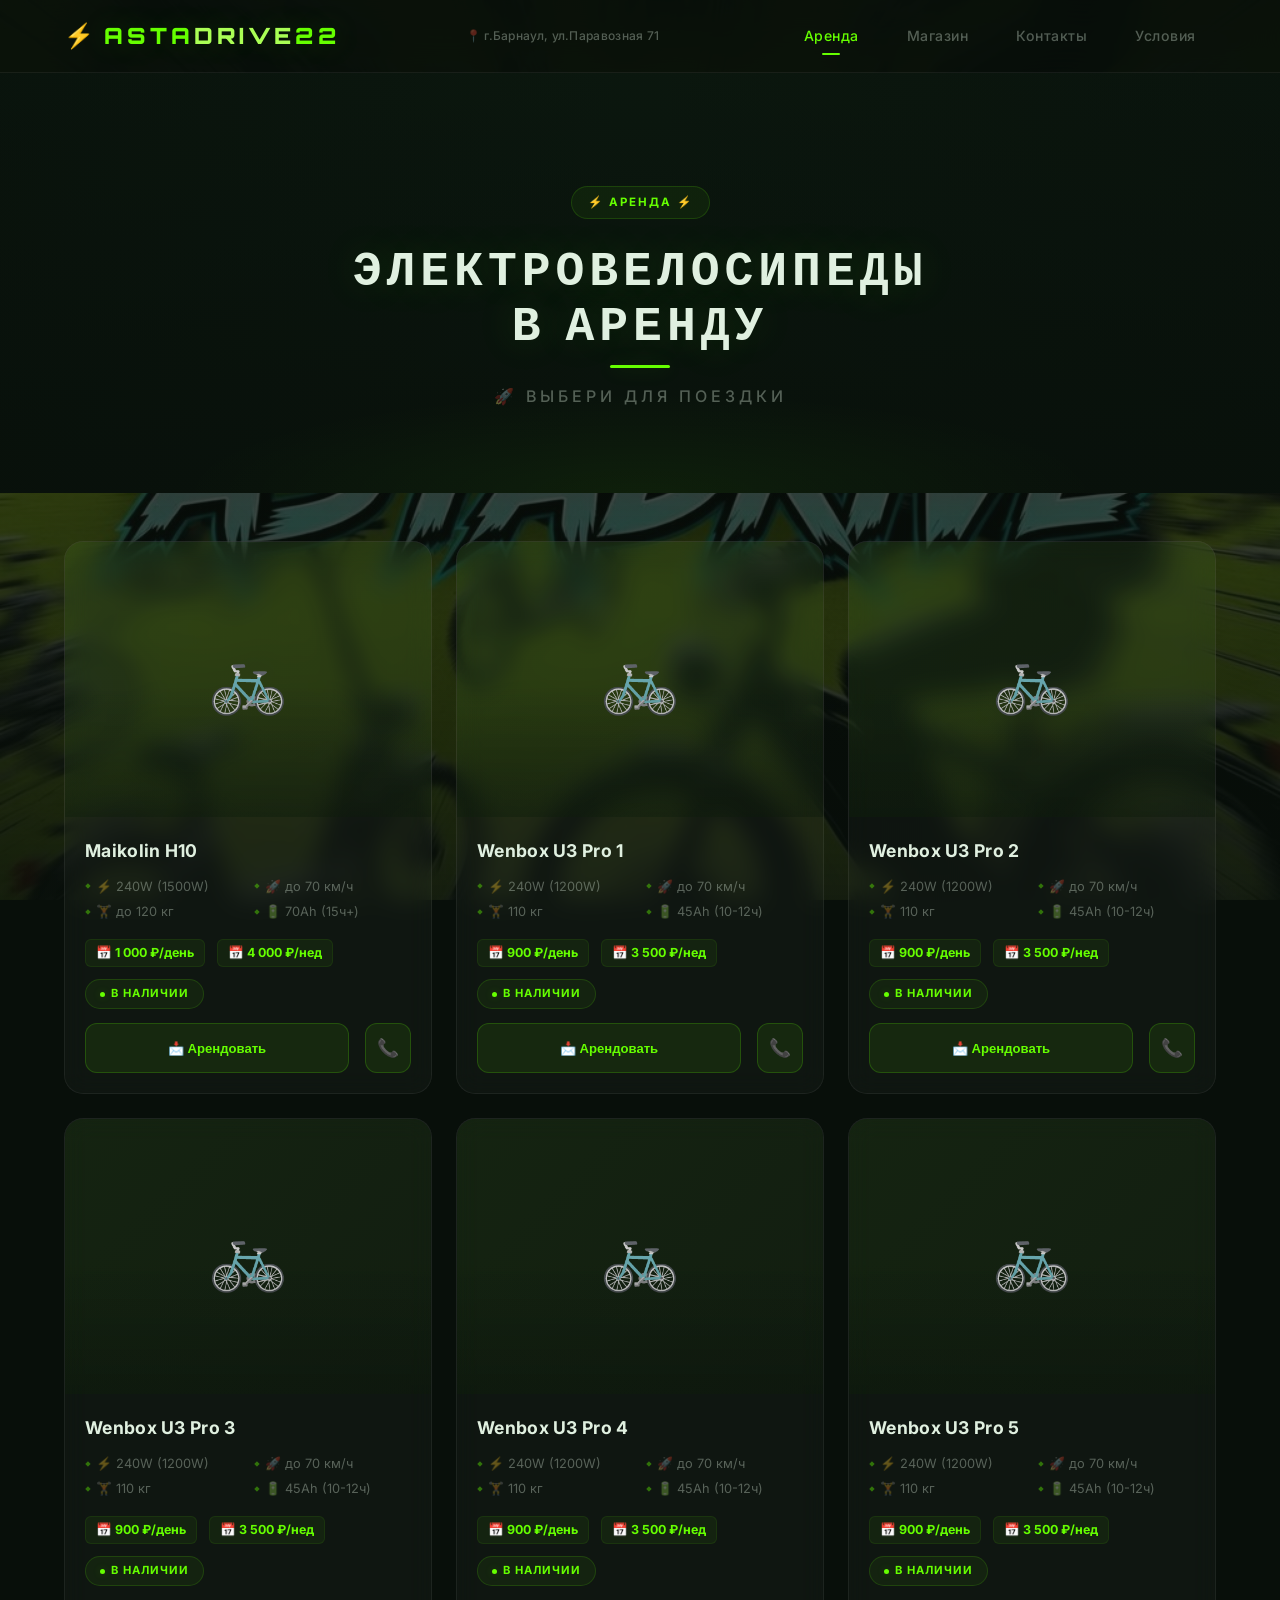
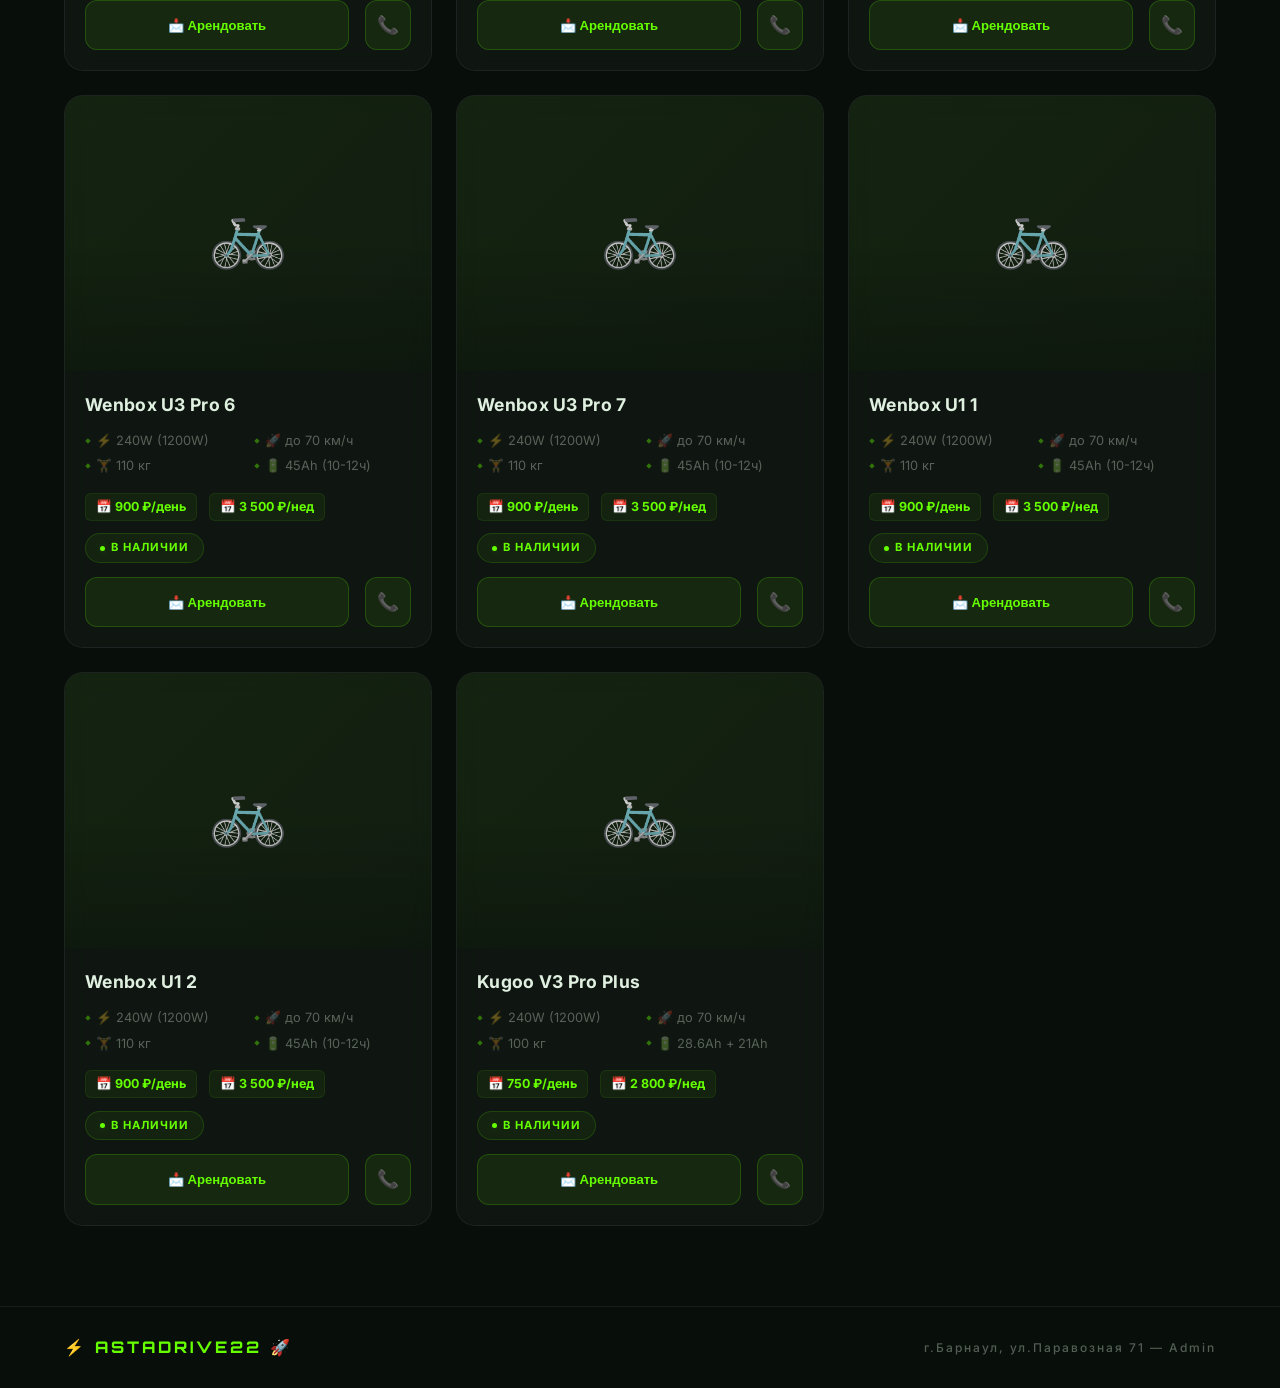
<file: index.html>
<!DOCTYPE html>
<html lang="ru">
<head>
  <meta charset="UTF-8">
  <meta name="viewport" content="width=device-width, initial-scale=1.0">
  <title>ASTADRIVE22 — Аренда и продажа электротранспорта</title>
  <link href="https://fonts.googleapis.com/css2?family=Orbitron:wght@400;700;900&family=Inter:wght@400;500;600;700;800;900&display=swap" rel="stylesheet">
  <link rel="stylesheet" href="css/style.css?v=2">
  <link rel="icon" href="data:image/svg+xml,%3Csvg xmlns='https://www.w3.org/2000/svg' viewBox='0 0 100 100'%3E%3Ctext y='.9em' font-size='90'%3E⚡%3C/text%3E%3C/svg%3E">
</head>
<body>

  <div class="cursor-glow" id="cursorGlow"></div>

  <header class="header" id="header">
    <div class="container header__inner">
      <a href="javascript:void(0)" class="logo" onclick="showSection('catalog')">
        <span class="logo__icon">⚡</span>
        <span class="logo__text">ASTA<span class="logo__accent">DRIVE</span>22</span>
      </a>
      <span class="header__address">📍 г.Барнаул, ул.Паравозная 71</span>
      <nav class="nav" id="nav">
        <a href="javascript:void(0)" onclick="showSection('catalog')" class="nav__link active">Аренда</a>
        <a href="javascript:void(0)" onclick="showSection('shop')" class="nav__link">Магазин</a>
        <a href="javascript:void(0)" onclick="showSection('contacts')" class="nav__link">Контакты</a>
        <a href="javascript:void(0)" onclick="showSection('terms')" class="nav__link">Условия</a>
      </nav>
      <button class="burger" onclick="toggleMenu()" aria-label="Меню">
        <span></span><span></span><span></span>
      </button>
    </div>
  </header>

  <main>
    <section id="catalog" class="section section--active">
      <div class="section__hero">
        <div class="hero__bg" id="heroBg"><div class="hero__overlay"></div></div>
        <div class="container">
          <div class="section__header">
            <p class="section__badge">⚡ АРЕНДА ⚡</p>
            <h1 class="section__title">ЭЛЕКТРОВЕЛОСИПЕДЫ<br>В АРЕНДУ</h1>
            <div class="title-line"></div>
            <p class="section__subtitle">🚀 Выбери для поездки</p>
          </div>
        </div>
      </div>
      <div class="container">
        <div class="bike-grid" id="bikeGrid"></div>
      </div>
    </section>

    <section id="bike-detail" class="section">
      <div class="container">
        <button class="back-btn" onclick="showSection('catalog')">
          <svg width="20" height="20" viewBox="0 0 20 20" fill="none"><path d="M12 4L6 10L12 16" stroke="currentColor" stroke-width="2" stroke-linecap="round" stroke-linejoin="round"/></svg>
          Назад к аренде
        </button>
        <div id="bikeDetailContent"></div>
      </div>
    </section>

    <section id="shop" class="section">
      <div class="section__hero">
        <div class="hero__bg" id="shopHeroBg"><div class="hero__overlay"></div></div>
        <div class="container">
          <div class="section__header">
            <p class="section__badge">🔥 МАГАЗИН 🔥</p>
            <h1 class="section__title">ЭЛЕКТРОВЕЛОСИПЕДЫ<br>В ПРОДАЖЕ</h1>
            <div class="title-line"></div>
            <p class="section__subtitle">🏆 Купи свой велик</p>
          </div>
        </div>
      </div>
      <div class="container">
        <div class="bike-grid" id="shopGrid"></div>
      </div>
    </section>

    <section id="shop-detail" class="section">
      <div class="container">
        <button class="back-btn" onclick="showSection('shop')">
          <svg width="20" height="20" viewBox="0 0 20 20" fill="none"><path d="M12 4L6 10L12 16" stroke="currentColor" stroke-width="2" stroke-linecap="round" stroke-linejoin="round"/></svg>
          Назад в магазин
        </button>
        <div id="shopDetailContent"></div>
      </div>
    </section>

    <section id="contacts" class="section">
      <div class="container">
        <div class="section__header">
          <p class="section__badge">💬 СВЯЗЬ 💬</p>
          <h1 class="section__title">Контакты</h1>
          <div class="title-line"></div>
        </div>
        <div class="contacts__card">
          <div class="contacts__info">
            <h2>🤝 Свяжись с нами</h2>
            <p class="contacts__label">📞 Звонок по всей России</p>
            <p class="contacts__phone">
              <a href="tel:+79132561226">📞 +7 (913) 256-12-26</a>
            </p>
            <p class="contacts__label">📍 Адрес</p>
            <p class="contacts__text" style="font-size:1.1rem;font-weight:600">📍 г.Барнаул, ул.Паравозная 71</p>
            <p class="contacts__text">🕐 Работаем ежедневно с 10:00 до 22:00</p>
            <a href="tel:+79132561226" class="btn btn--primary">
              📞 Позвонить арендодателю
            </a>
          </div>
          <div class="contacts__divider"><span>или</span></div>
          <div class="contacts__form-wrap">
            <h3>📞 Оставьте свой номер</h3>
            <p class="contacts__text">⏱ Мы перезвоним в течение 15 минут</p>
            <form class="contacts__form" id="callbackForm">
              <div class="input-group">
                <input type="tel" placeholder="+7 (___) ___-__-__" class="phone-mask" maxlength="18" required>
              </div>
              <button type="submit" class="btn btn--primary btn--green">Свяжитесь со мной</button>
            </form>
            <p class="form__success" id="formSuccess">Спасибо! Мы свяжемся с вами.</p>
          </div>
        </div>
      </div>
    </section>

    <section id="terms" class="section">
      <div class="container">
        <div class="section__header">
          <p class="section__badge">📜 ПРАВИЛА</p>
          <h1 class="section__title">Условия аренды</h1>
          <div class="title-line"></div>
        </div>
        <div class="terms__grid">
          <div class="terms__block">
            <div class="terms__icon">📋</div>
            <h2>Общие условия</h2>
            <ul>
              <li>Аренда с 16 лет</li>
              <li>При себе — паспорт</li>
              <li>Залог обсуждается индивидуально</li>
            </ul>
          </div>
          <div class="terms__block">
            <div class="terms__icon">💰</div>
            <h2>Оплата</h2>
            <ul>
              <li>Наличные и безнал</li>
              <li>Дневная — от 750 ₽</li>
              <li>Цены меняются — уточняйте</li>
            </ul>
          </div>
          <div class="terms__block">
            <div class="terms__icon">⚙️</div>
            <h2>Обязанности</h2>
            <ul>
              <li>Бережное отношение к технике</li>
              <li>Возврат заряженным и чистым</li>
              <li>Сообщать о поломках</li>
              <li>Соблюдать ПДД</li>
            </ul>
          </div>
          <div class="terms__block">
            <div class="terms__icon">🚚</div>
            <h2>Доставка</h2>
            <ul>
              <li>Самовывоз или доставка по городу</li>
              <li>Условия обговариваются</li>
            </ul>
          </div>
        </div>
      </div>
    </section>
  </main>

  <div class="modal-overlay" id="modalOverlay" onclick="closeModal()">
    <div class="modal" onclick="event.stopPropagation()">
      <button class="modal__close" onclick="closeModal()">✕</button>
      <div class="modal__icon">📩</div>
      <h2 class="modal__title" id="modalTitle">Связаться</h2>
      <p class="modal__subtitle" id="modalSubtitle">Оставьте контакты — мы ответим</p>
      <form id="bookingForm" onsubmit="submitBooking(event)">
        <div class="modal__field">
          <label>Телефон <span class="modal__required">*</span></label>
          <input type="tel" id="modalPhone" placeholder="+7 (___) ___-__-__" class="phone-mask" maxlength="18" required>
        </div>
        <div class="modal__field">
          <label>✈️ Telegram</label>
          <input type="text" id="modalTg" placeholder="@username">
        </div>
        <div class="modal__field">
          <label>📘 VK</label>
          <input type="text" id="modalVk" placeholder="id или ссылка">
        </div>
        <div class="modal__field">
          <label>💬 WhatsApp</label>
          <input type="text" id="modalWa" placeholder="+7 (___) ___-__-__" class="phone-mask" maxlength="18">
        </div>
        <button type="submit" class="btn btn--primary btn--large modal__btn">✉️ Отправить</button>
      </form>
      <div class="modal__success" id="modalSuccess">
        <div class="modal__success-icon">✅</div>
        <p>Заявка отправлена!<br>Мы свяжемся с вами.</p>
      </div>
    </div>
  </div>

  <footer class="footer">
    <div class="container">
      <div class="footer__inner">
        <div class="footer__logo">⚡ ASTADRIVE22 🚀</div>
        <p class="footer__copy">г.Барнаул, ул.Паравозная 71 — <a href="admin.html" style="color:var(--text-dim);text-decoration:none;transition:color var(--transition)" onmouseover="this.style.color='var(--green)'" onmouseout="this.style.color=''">Admin</a></p>
      </div>
    </div>
  </footer>

<script src="js/data.js?v=4"></script>
<script src="js/script.js?v=3"></script>
</body>
</html>
</file>
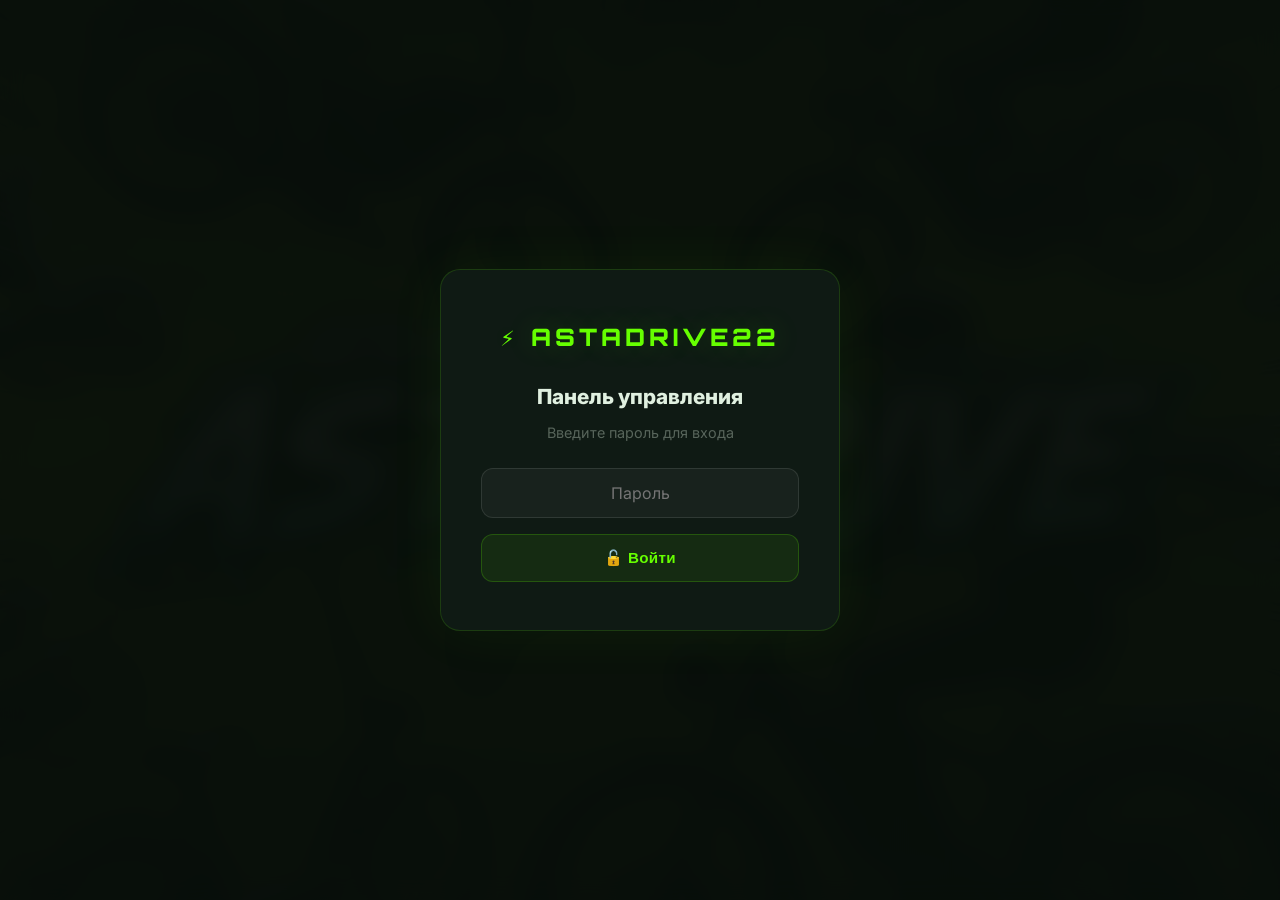
<file: admin.html>
<!DOCTYPE html>
<html lang="ru">
<head>
  <meta charset="UTF-8">
  <meta name="viewport" content="width=device-width, initial-scale=1.0">
  <title>ASTADRIVE22 — Админ-панель</title>
  <link href="https://fonts.googleapis.com/css2?family=Orbitron:wght@400;700;900&family=Inter:wght@400;500;600;700;800;900&display=swap" rel="stylesheet">
  <link rel="stylesheet" href="css/style.css?v=4">
  <link rel="stylesheet" href="css/admin.css?v=4">
  <link rel="icon" href="data:image/svg+xml,%3Csvg xmlns='https://www.w3.org/2000/svg' viewBox='0 0 100 100'%3E%3Ctext y='.9em' font-size='90'%3E⚡%3C/text%3E%3C/svg%3E">
</head>
<body class="admin-body">

  <div class="admin-login" id="adminLogin">
      <div class="admin-login__card">
        <div class="admin-login__logo">⚡ ASTADRIVE22</div>
        <h2 class="admin-login__title">Панель управления</h2>
        <p class="admin-login__subtitle">Введите пароль для входа</p>
      <input type="password" class="admin-login__input" id="loginPass" placeholder="Пароль" onkeydown="if(event.key==='Enter') adminLogin()">
      <button class="btn btn--primary" onclick="adminLogin()" style="width:100%">🔓 Войти</button>
      <p class="admin-login__error" id="loginError">Неверный пароль</p>
    </div>
  </div>

  <div class="admin" id="adminPanel" style="display:none">
    <header class="admin-header">
      <div class="container admin-header__inner">
        <a href="index.html" class="logo">
          <span class="logo__icon">⚡</span>
          <span class="logo__text">ASTA<span class="logo__accent">DRIVE</span>22</span>
        </a>
        <div class="admin-tabs">
          <button class="admin-tab active" onclick="switchAdminTab('rent')" id="tabRent">Аренда</button>
          <button class="admin-tab" onclick="switchAdminTab('shop')" id="tabShop">Магазин</button>
          <button class="admin-tab" onclick="switchAdminTab('orders')" id="tabOrders">Заявки</button>
          <button class="admin-tab" onclick="switchAdminTab('settings')" id="tabSettings">Настройки</button>
        </div>
        <span id="adminSyncStatus" style="font-size:0.75rem;color:var(--text-dim);margin-right:12px">⏳</span>
        <button class="btn btn--primary" onclick="adminLogout()" style="padding:8px 20px;font-size:0.85rem">Выйти</button>
      </div>
    </header>

    <main class="admin-main">
      <div class="container">

        <!-- ===== RENT TAB ===== -->
        <div id="adminRent" class="admin-tab-content">
          <div class="admin-stats" id="rentStats"></div>
          <div class="admin-toolbar">
            <h2 class="admin-toolbar__title">⚙️ Управление арендой</h2>
            <div style="display:flex;gap:8px;flex-wrap:wrap">
              <button class="btn btn--primary" onclick="showAddForm('rent')">🚲 + Добавить велик</button>
              <button class="btn" style="background:rgba(255,255,255,0.04);color:var(--text-dim)" onclick="exportData()">💾 Экспорт</button>
              <button class="btn" style="background:rgba(255,255,255,0.04);color:var(--text-dim)" onclick="document.getElementById('importFile').click()">📂 Импорт</button>
              <input type="file" id="importFile" accept=".json" style="display:none" onchange="importData(event)">
            </div>
          </div>
          <div class="admin-add-form" id="rentAddForm" style="display:none">
            <h3>🚲 Новый электровелосипед (аренда)</h3>
            <div class="admin-add-form__grid">
              <input type="text" id="rentName" placeholder="🚲 Название">
              <input type="text" id="rentPower" placeholder="⚡ Мощность">
              <input type="text" id="rentSpeed" placeholder="🚀 Скорость">
              <input type="text" id="rentLoad" placeholder="🏋️ Нагрузка">
              <input type="text" id="rentBattery" placeholder="🔋 Ёмкость АКБ">
              <div class="admin-file-wrap"><input type="file" id="rentImage" accept="image/*" class="admin-file-input"><span class="admin-file-label">📷 Выбрать фото</span></div>
              <input type="number" id="rentPriceDay" placeholder="📅 Цена день (₽)" min="0">
              <input type="number" id="rentPriceWeek" placeholder="📅 Цена неделя (₽)" min="0">
              <input type="number" id="rentPriceMonth" placeholder="📅 Цена месяц (₽)" min="0">
            </div>
            <div class="admin-add-form__actions">
              <button class="btn btn--primary btn--green" onclick="saveNewBike()">💾 Сохранить</button>
              <button class="btn admin-btn-cancel" onclick="hideAddForm('rent')">❌ Отмена</button>
            </div>
          </div>
          <div class="admin-table" id="adminRentList"></div>
        </div>

        <!-- ===== SHOP TAB ===== -->
        <div id="adminShop" class="admin-tab-content" style="display:none">
          <div class="admin-toolbar">
            <h2 class="admin-toolbar__title">🏪 Товары в продаже</h2>
            <button class="btn btn--primary" onclick="showAddForm('shop')">🔥 + Добавить товар</button>
          </div>
          <div class="admin-add-form" id="shopAddForm" style="display:none">
            <h3>🔥 Новый товар (продажа)</h3>
            <div class="admin-add-form__grid">
              <input type="text" id="shopName" placeholder="🔥 Название">
              <input type="text" id="shopPower" placeholder="⚡ Мощность">
              <input type="text" id="shopSpeed" placeholder="🚀 Скорость">
              <input type="text" id="shopLoad" placeholder="🏋️ Нагрузка">
              <input type="text" id="shopBattery" placeholder="🔋 Ёмкость АКБ">
              <div class="admin-file-wrap"><input type="file" id="shopImage" accept="image/*" class="admin-file-input"><span class="admin-file-label">📷 Выбрать фото</span></div>
              <input type="number" id="shopPrice" placeholder="💰 Цена продажи (₽)" min="0">
              <textarea id="shopDesc" placeholder="📝 Описание" rows="3" style="grid-column:1/-1;padding:12px 16px;background:rgba(255,255,255,0.02);border:1px solid var(--border);border-radius:var(--radius-sm);font-size:0.9rem;font-family:Inter,sans-serif;color:var(--text);outline:none;resize:vertical"></textarea>
            </div>
            <div class="admin-add-form__actions">
              <button class="btn btn--primary btn--green" onclick="saveNewShopItem()">💾 Сохранить</button>
              <button class="btn admin-btn-cancel" onclick="hideAddForm('shop')">❌ Отмена</button>
            </div>
          </div>
          <div class="admin-table" id="adminShopList"></div>
        </div>

        <!-- ===== ORDERS TAB ===== -->
        <div id="adminOrders" class="admin-tab-content" style="display:none">
          <div class="admin-toolbar">
            <h2 class="admin-toolbar__title">📋 Заявки</h2>
          </div>
          <div id="adminOrdersList"></div>
        </div>

        <!-- ===== SETTINGS TAB ===== -->
        <div id="adminSettings" class="admin-tab-content" style="display:none">
          <div class="admin-toolbar">
            <h2 class="admin-toolbar__title">⚙️ Настройки синхронизации</h2>
          </div>
          <div class="admin-settings">
            <p style="color:var(--text-dim);margin-bottom:16px;line-height:1.6">
              Данные хранятся на сервере reg.ru. Изменения в админке сразу видны всем посетителям.
            </p>
            <div style="border-top:1px solid var(--border);padding-top:20px">
              <p style="color:var(--text-dim);margin-bottom:12px">Статус сервера:</p>
              <div id="syncStatus" style="color:var(--text-dim)">⏳ Проверка...</div>
            </div>
          </div>
        </div>

      </div>
    </main>
  </div>

<div id="adminDebug" style="position:fixed;bottom:0;left:0;right:0;background:#111;color:#ff4444;font:12px monospace;padding:8px;max-height:100px;overflow:auto;z-index:99999;display:none">Ошибок нет</div>
<script>
window.onerror = function(msg, url, line) {
  var el = document.getElementById('adminDebug');
  if (!el) return;
  el.style.display = 'block';
  el.innerHTML = '❌ ' + msg + ' (' + line + ')<br>' + el.innerHTML;
};
</script>
<script src="js/data.js?v=4"></script>
<script src="js/admin.js?v=4"></script>
</body>
</html>
</file>
<file: css/style.css>
*, *::before, *::after {
  margin: 0; padding: 0; box-sizing: border-box;
}

:root {
  --bg: #080f0a;
  --bg-alt: #0c1a10;
  --bg-card: rgba(255,255,255,0.03);
  --bg-card-hover: rgba(255,255,255,0.06);
  --border: rgba(255,255,255,0.06);
  --border-light: rgba(102,255,0,0.15);
  --text: #e0f0e0;
  --text-dim: rgba(224,240,224,0.35);
  --green: #66ff00;
  --green-dark: #3d9900;
  --green-dim: rgba(102,255,0,0.15);
  --green-glow: rgba(102,255,0,0.2);
  --green-bg: rgba(102,255,0,0.06);
  --radius: 20px;
  --radius-sm: 12px;
  --transition: 0.4s cubic-bezier(0.22, 1, 0.36, 1);
}

html { scroll-behavior: smooth; }

body {
  font-family: 'Inter', -apple-system, sans-serif;
  background: var(--bg);
  color: var(--text);
  line-height: 1.6;
  min-height: 100vh;
  overflow-x: hidden;
}

body::before {
  content: '';
  position: fixed; inset: 0; z-index: 0;
  background-image: url('../img/hero-bg.jpg');
  background-size: cover;
  background-position: center;
  background-attachment: fixed;
  pointer-events: none;
  animation: bgZoom 20s ease infinite alternate;
}

@keyframes bgZoom {
  0% { transform: scale(1); }
  100% { transform: scale(1.08); }
}

body::after {
  content: '';
  position: fixed; inset: 0; z-index: 0;
  background:
    linear-gradient(180deg, rgba(8,15,10,0.88) 0%, rgba(8,15,10,0.75) 50%, rgba(8,15,10,0.92) 100%),
    radial-gradient(ellipse 80% 40% at 50% 0%, rgba(102,255,0,0.04) 0%, transparent 60%);
  pointer-events: none;
}

/* ========== CURSOR GLOW ========== */
.cursor-glow {
  position: fixed;
  width: 400px; height: 400px;
  border-radius: 50%;
  background: radial-gradient(circle, rgba(102,255,0,0.04) 0%, transparent 60%);
  pointer-events: none;
  z-index: 1;
  transform: translate(-50%, -50%);
  will-change: transform;
}

/* ========== CONTAINER ========== */
.container {
  width: 100%; max-width: 1200px;
  margin: 0 auto; padding: 0 24px;
  position: relative; z-index: 2;
}

/* ========== HEADER ========== */
.header {
  position: sticky; top: 0; z-index: 100;
  background: rgba(8,15,10,0.85);
  backdrop-filter: blur(20px);
  -webkit-backdrop-filter: blur(20px);
  border-bottom: 1px solid var(--border);
}

.header__inner {
  display: flex;
  align-items: center;
  justify-content: space-between;
  height: 72px;
}

/* Logo */
.logo {
  display: flex;
  align-items: center;
  gap: 10px;
  text-decoration: none;
  flex-shrink: 0;
  transition: opacity 0.2s;
}

.logo:hover { opacity: 0.8; }

.logo__icon { font-size: 1.5rem; }

.logo__text {
  font-family: 'Orbitron', monospace;
  font-size: 1.4rem;
  font-weight: 900;
  letter-spacing: 4px;
  color: var(--green);
  text-shadow: 0 0 30px var(--green-glow);
}

.logo__accent { color: #aaff55; }

.header__address {
  font-size: 0.75rem;
  color: var(--text-dim);
  white-space: nowrap;
  font-weight: 500;
  letter-spacing: 0.3px;
  margin: 0 12px;
}

/* Navigation */
.nav {
  display: flex;
  align-items: center;
  gap: 4px;
}
.nav__link {
  display: inline-flex;
  align-items: center;
  gap: 6px;
  text-decoration: none;
  color: var(--text-dim);
  padding: 10px 20px;
  border-radius: 10px;
  font-weight: 500;
  font-size: 0.88rem;
  letter-spacing: 0.5px;
  transition: all var(--transition);
  position: relative;
}
.nav__link + .nav__link { margin-left: 4px; }
.nav__link:hover { color: var(--text); background: var(--bg-card); }
.nav__link.active { color: var(--green); }
.nav__link.active::after {
  content: '';
  position: absolute;
  bottom: 2px; left: 50%;
  transform: translateX(-50%);
  width: 18px; height: 2px;
  background: var(--green);
  border-radius: 2px;
}

/* Burger */
.burger {
  display: none;
  flex-direction: column;
  gap: 5px;
  background: none;
  border: none;
  cursor: pointer;
  padding: 4px;
  z-index: 10;
}

.burger span {
  display: block;
  width: 24px; height: 2px;
  background: var(--text);
  border-radius: 2px;
  transition: var(--transition);
}

.burger.active span:nth-child(1) { transform: rotate(45deg) translate(5px, 5px); }
.burger.active span:nth-child(2) { opacity: 0; }
.burger.active span:nth-child(3) { transform: rotate(-45deg) translate(5px, -5px); }

/* ========== MAIN ========== */
main { flex: 1; position: relative; z-index: 2; }

.section {
  display: none;
  padding: 0 0 80px;
  animation: fadeUp 0.5s ease;
}

.section--active { display: block; }

.bike-card__actions {
  display: flex;
  gap: 8px;
  margin-top: 14px;
}
.bike-card__btn + .bike-card__btn { margin-left: 8px; }

.bike-card__btn {
  flex: 1;
  padding: 10px 14px;
  border-radius: var(--radius-sm);
  font-weight: 700;
  font-size: 0.82rem;
  text-decoration: none;
  cursor: pointer;
  transition: all var(--transition);
  background: rgba(102,255,0,0.08);
  border: 1px solid rgba(102,255,0,0.2);
  color: var(--green);
  text-align: center;
}

.bike-card__btn:hover {
  background: var(--green);
  color: #080f0a;
  box-shadow: 0 0 25px var(--green-glow);
  transform: translateY(-2px);
}

.bike-card__btn--call {
  flex: 0 0 46px;
  font-size: 1.1rem;
  padding: 10px 0;
}

@keyframes fadeUp {
  from { opacity: 0; transform: translateY(24px); }
  to { opacity: 1; transform: translateY(0); }
}

/* ========== HERO ========== */
.section__hero {
  position: relative;
  padding: 100px 0 70px;
  margin-bottom: 48px;
  overflow: hidden;
  min-height: 420px;
  display: flex;
  align-items: center;
}

.hero__bg {
  position: absolute; inset: 0;
  background: var(--bg-alt);
  z-index: 0;
}

.hero__bg::after {
  content: '';
  position: absolute; inset: 0;
  background:
    linear-gradient(180deg, rgba(8,15,10,0.3) 0%, rgba(8,15,10,0.8) 100%),
    linear-gradient(90deg, rgba(8,15,10,0.4) 0%, transparent 50%, rgba(8,15,10,0.4) 100%);
}

.hero__overlay {
  position: absolute; inset: 0;
  background: radial-gradient(ellipse 60% 40% at 50% 100%, rgba(102,255,0,0.06) 0%, transparent 60%);
  z-index: 1;
}

.hero__parallax {
  position: absolute; inset: 0;
  z-index: 0;
  background-size: cover;
  background-position: center;
  will-change: transform;
}

.section__header {
  text-align: center;
  position: relative;
  z-index: 2;
}

.section__badge {
  display: inline-flex;
  align-items: center;
  gap: 6px;
  padding: 6px 16px;
  border-radius: 20px;
  font-size: 0.72rem;
  font-weight: 700;
  letter-spacing: 2px;
  text-transform: uppercase;
  color: var(--green);
  background: var(--green-bg);
  border: 1px solid var(--border-light);
  margin-bottom: 20px;
}

.section__title {
  font-family: 'Orbitron', monospace;
  font-size: 3rem;
  font-weight: 900;
  letter-spacing: 5px;
  line-height: 1.15;
  color: var(--text);
  text-shadow: 0 0 40px rgba(102,255,0,0.15);
  margin-bottom: 16px;
}

.title-line {
  width: 60px; height: 3px;
  margin: 0 auto;
  background: var(--green);
  border-radius: 3px;
  box-shadow: 0 0 20px var(--green-glow);
}

.section__subtitle {
  color: var(--text-dim);
  font-size: 1rem;
  letter-spacing: 4px;
  text-transform: uppercase;
  margin-top: 16px;
  font-weight: 500;
}

/* ========== BIKE GRID ========== */
.bike-grid {
  display: grid;
  grid-template-columns: repeat(auto-fill, minmax(280px, 1fr));
  gap: 24px;
}

.bike-card {
  position: relative;
  border-radius: var(--radius);
  cursor: pointer;
  transition: all 0.5s cubic-bezier(0.22, 1, 0.36, 1);
}

.bike-card::before {
  content: '';
  position: absolute;
  inset: -1px;
  border-radius: var(--radius);
  background: linear-gradient(135deg, var(--green), transparent 50%, var(--green));
  opacity: 0;
  transition: opacity 0.5s ease;
  z-index: 0;
}

.bike-card:hover::before { opacity: 0.25; }

.bike-card:hover { transform: translateY(-6px); }

.bike-card__inner {
  position: relative;
  z-index: 1;
  background: var(--bg-card);
  backdrop-filter: blur(12px);
  border-radius: calc(var(--radius) - 1px);
  overflow: hidden;
  border: 1px solid var(--border);
  transition: border-color 0.4s ease;
}

.bike-card:hover .bike-card__inner {
  border-color: rgba(102,255,0,0.12);
}

.bike-card__img {
  width: 100%;
  aspect-ratio: 4/3;
  object-fit: cover;
  display: block;
  transition: transform 0.6s ease;
}

.bike-card__img-placeholder {
  width: 100%;
  aspect-ratio: 4/3;
  background: linear-gradient(135deg, rgba(102,255,0,0.06), rgba(61,153,0,0.06));
  display: flex;
  align-items: center;
  justify-content: center;
  font-size: 4rem;
  transition: transform 0.6s ease;
  position: relative;
  overflow: hidden;
}

.bike-card:hover .bike-card__img-placeholder { transform: scale(1.03); }

.bike-card__img-placeholder::after {
  content: '';
  position: absolute; inset: 0;
  background: linear-gradient(180deg, transparent 50%, rgba(8,15,10,0.4) 100%);
}

.bike-card__body { padding: 20px; }

.bike-card__name {
  font-size: 1.1rem;
  font-weight: 700;
  margin-bottom: 12px;
  letter-spacing: 0.3px;
}

.bike-card__specs {
  display: grid;
  grid-template-columns: 1fr 1fr;
  gap: 5px 12px;
  font-size: 0.8rem;
  color: var(--text-dim);
  margin-bottom: 16px;
}

.bike-card__specs span { display: flex; align-items: center; gap: 5px; }

.bike-card__specs span::before {
  content: '◆';
  font-size: 0.35rem;
  color: var(--green);
  opacity: 0.4;
}

.bike-card__pricing {
  display: flex;
  gap: 12px;
  margin-bottom: 12px;
  font-size: 0.78rem;
  font-weight: 700;
  color: var(--green);
}

.bike-card__pricing span {
  background: rgba(102,255,0,0.06);
  padding: 3px 10px;
  border-radius: 6px;
  border: 1px solid rgba(102,255,0,0.08);
}

.bike-card__status {
  display: inline-flex;
  align-items: center;
  gap: 6px;
  padding: 5px 14px;
  border-radius: 20px;
  font-size: 0.7rem;
  font-weight: 700;
  letter-spacing: 1px;
  text-transform: uppercase;
  background: var(--green-bg);
  color: var(--green);
  border: 1px solid var(--border-light);
}

.bike-card__status::before {
  content: '';
  width: 5px; height: 5px;
  border-radius: 50%;
  background: var(--green);
  box-shadow: 0 0 8px var(--green-glow);
  animation: pulse 2s ease infinite;
}

@keyframes pulse {
  0%, 100% { opacity: 1; transform: scale(1); }
  50% { opacity: 0.4; transform: scale(0.8); }
}

.bike-card__status--out {
  background: rgba(255,60,60,0.08);
  color: #ff4444;
  border-color: rgba(255,60,60,0.15);
}

.bike-card__status--out::before {
  background: #ff4444;
  box-shadow: 0 0 8px rgba(255,60,60,0.2);
  animation: none;
}

/* ========== BACK BUTTON ========== */
.back-btn {
  display: inline-flex;
  align-items: center;
  gap: 8px;
  background: var(--bg-card);
  border: 1px solid var(--border);
  color: var(--text-dim);
  font-size: 0.9rem;
  font-weight: 600;
  cursor: pointer;
  padding: 10px 20px;
  border-radius: var(--radius-sm);
  transition: all var(--transition);
  margin-bottom: 28px;
}

.back-btn:hover {
  color: var(--green);
  border-color: var(--green);
  box-shadow: 0 0 20px var(--green-glow);
  transform: translateX(-4px);
}

/* ========== BIKE DETAIL ========== */
.bike-detail {
  display: grid;
  grid-template-columns: 1fr 1fr;
  gap: 40px;
  background: var(--bg-card);
  border: 1px solid var(--border);
  border-radius: var(--radius);
  padding: 40px;
  backdrop-filter: blur(12px);
  position: relative;
}

.bike-detail::before {
  content: '';
  position: absolute;
  inset: -1px;
  border-radius: var(--radius);
  background: linear-gradient(135deg, var(--green), transparent, var(--green));
  opacity: 0.1;
  z-index: -1;
}

.bike-detail__img {
  width: 100%;
  aspect-ratio: 4/3;
  object-fit: cover;
  display: block;
  border-radius: var(--radius-sm);
}

.bike-detail__img-placeholder {
  width: 100%;
  aspect-ratio: 4/3;
  background: linear-gradient(135deg, rgba(102,255,0,0.08), rgba(61,153,0,0.08));
  border-radius: var(--radius-sm);
  display: flex;
  align-items: center;
  justify-content: center;
  font-size: 5rem;
  position: relative;
  overflow: hidden;
}

.bike-detail__img-placeholder::after {
  content: '';
  position: absolute; inset: 0;
  background: linear-gradient(135deg, transparent 30%, rgba(102,255,0,0.04) 100%);
}

.bike-detail__name {
  font-family: 'Orbitron', monospace;
  font-size: 1.5rem;
  font-weight: 900;
  margin-bottom: 24px;
  letter-spacing: 1px;
  color: var(--green);
  text-shadow: 0 0 30px rgba(102,255,0,0.15);
}

.bike-detail__specs {
  display: grid;
  gap: 10px;
  margin-bottom: 28px;
}

.bike-detail__spec {
  display: flex;
  justify-content: space-between;
  align-items: center;
  padding: 12px 18px;
  background: rgba(255,255,255,0.02);
  border: 1px solid var(--border);
  border-radius: var(--radius-sm);
  transition: all var(--transition);
}

.bike-detail__spec:hover {
  border-color: rgba(102,255,0,0.12);
  background: rgba(102,255,0,0.03);
}

.bike-detail__spec-label {
  color: var(--text-dim);
  font-weight: 500;
  font-size: 0.88rem;
}

.bike-detail__spec-value {
  font-weight: 700;
  color: var(--green);
}

.bike-detail__pricing {
  margin-bottom: 20px;
  padding: 16px;
  background: rgba(102,255,0,0.03);
  border: 1px solid rgba(102,255,0,0.08);
  border-radius: var(--radius-sm);
}

.bike-detail__pricing-title {
  font-size: 0.8rem;
  font-weight: 700;
  color: var(--text-dim);
  text-transform: uppercase;
  letter-spacing: 1.5px;
  margin-bottom: 10px;
}

.bike-detail__pricing-grid {
  display: grid;
  grid-template-columns: 1fr 1fr 1fr;
  gap: 8px;
}

.bike-detail__pricing-grid.single {
  grid-template-columns: 1fr;
  max-width: 200px;
}

.bike-detail__price-item {
  text-align: center;
  padding: 10px;
  background: rgba(255,255,255,0.02);
  border-radius: 8px;
  border: 1px solid rgba(255,255,255,0.04);
}

.bike-detail__price-label {
  display: block;
  font-size: 0.72rem;
  color: var(--text-dim);
  text-transform: uppercase;
  letter-spacing: 1px;
  margin-bottom: 4px;
}

.bike-detail__price-value {
  font-family: 'Orbitron', monospace;
  font-size: 1rem;
  font-weight: 700;
  color: var(--green);
}

.bike-detail__desc {
  margin-bottom: 20px;
  padding: 16px;
  background: rgba(255,255,255,0.02);
  border: 1px solid var(--border);
  border-radius: var(--radius-sm);
}

.bike-detail__desc-label {
  font-size: 0.8rem;
  font-weight: 700;
  color: var(--text-dim);
  text-transform: uppercase;
  letter-spacing: 1.5px;
  margin-bottom: 8px;
  display: block;
}

.bike-detail__desc p {
  color: var(--text-dim);
  font-size: 0.9rem;
  line-height: 1.6;
}

.shop-empty {
  grid-column: 1 / -1;
  text-align: center;
  padding: 60px 20px;
  color: var(--text-dim);
  font-size: 1.1rem;
  background: var(--bg-card);
  border-radius: var(--radius);
  border: 1px solid var(--border);
}

.bike-detail__status {
  display: inline-flex;
  align-items: center;
  gap: 8px;
  padding: 8px 20px;
  border-radius: 20px;
  font-size: 0.8rem;
  font-weight: 700;
  letter-spacing: 1px;
  background: var(--green-bg);
  color: var(--green);
  border: 1px solid var(--border-light);
  margin-bottom: 28px;
}

.bike-detail__status::before {
  content: '';
  width: 6px; height: 6px;
  border-radius: 50%;
  background: var(--green);
  box-shadow: 0 0 10px var(--green-glow);
  animation: pulse 2s ease infinite;
}

.bike-detail__status--out {
  background: rgba(255,60,60,0.08);
  color: #ff4444;
  border-color: rgba(255,60,60,0.15);
}

.bike-detail__status--out::before {
  background: #ff4444;
  box-shadow: 0 0 10px rgba(255,60,60,0.2);
  animation: none;
}

.bike-detail__actions { display: flex; flex-direction: column; gap: 12px; }

/* ========== BUTTONS ========== */
.btn {
  display: inline-flex;
  align-items: center;
  justify-content: center;
  gap: 8px;
  padding: 14px 28px;
  border-radius: var(--radius-sm);
  font-weight: 600;
  font-size: 0.95rem;
  text-decoration: none;
  border: none;
  cursor: pointer;
  transition: all var(--transition);
  text-align: center;
  letter-spacing: 0.3px;
}

.btn:active { transform: scale(0.97); }

.btn--primary {
  background: rgba(102,255,0,0.08);
  border: 1px solid rgba(102,255,0,0.2);
  color: var(--green);
}

.btn--primary:hover {
  background: var(--green);
  color: #080f0a;
  box-shadow: 0 0 30px var(--green-glow);
  transform: translateY(-2px);
}

.btn--green {
  background: rgba(102,255,0,0.08);
  border-color: rgba(102,255,0,0.2);
  color: var(--green);
}

.btn--green:hover {
  background: var(--green);
  color: #080f0a;
  box-shadow: 0 0 30px var(--green-glow);
  transform: translateY(-2px);
}

.btn--large {
  padding: 16px 32px;
  font-size: 1rem;
  width: 100%;
}

/* ========== SHOWCASE (scooters) ========== */
/* ========== CONTACTS ========== */
.contacts__card {
  max-width: 640px;
  margin: 0 auto;
  background: var(--bg-card);
  border: 1px solid var(--border);
  border-radius: var(--radius);
  padding: 44px;
  backdrop-filter: blur(12px);
}

.contacts__info h2 {
  font-size: 1.4rem;
  font-weight: 800;
  margin-bottom: 6px;
}

.contacts__label {
  color: var(--text-dim);
  font-size: 0.8rem;
  text-transform: uppercase;
  letter-spacing: 2px;
  margin-bottom: 12px;
}

.contacts__phone {
  font-size: 1.8rem;
  font-weight: 900;
  margin-bottom: 8px;
}

.contacts__phone a {
  color: var(--text);
  text-decoration: none;
  transition: color var(--transition);
}

.contacts__phone a:hover { color: var(--green); text-shadow: 0 0 20px var(--green-glow); }

.contacts__text {
  color: var(--text-dim);
  margin-bottom: 20px;
  font-size: 0.9rem;
}

.contacts__divider {
  display: flex;
  align-items: center;
  gap: 16px;
  margin: 32px 0;
}

.contacts__divider span {
  color: var(--text-dim);
  font-size: 0.8rem;
  letter-spacing: 2px;
  text-transform: uppercase;
  padding: 0 16px;
}

.contacts__divider::before,
.contacts__divider::after {
  content: '';
  flex: 1;
  height: 1px;
  background: linear-gradient(90deg, transparent, var(--border), transparent);
}

.contacts__form-wrap h3 {
  font-size: 1.1rem;
  font-weight: 700;
  margin-bottom: 6px;
}

.input-group { margin-bottom: 16px; }

.input-group input {
  width: 100%;
  padding: 14px 18px;
  background: rgba(255,255,255,0.02);
  border: 1px solid var(--border);
  border-radius: var(--radius-sm);
  font-size: 1rem;
  font-family: 'Inter', sans-serif;
  color: var(--text);
  outline: none;
  transition: all var(--transition);
}

.input-group input:focus {
  border-color: var(--green);
  box-shadow: 0 0 20px var(--green-glow);
}

.input-group input::placeholder { color: var(--text-dim); opacity: 0.4; }

.form__success {
  display: none;
  color: var(--green);
  font-weight: 500;
  margin-top: 16px;
  padding: 14px 18px;
  background: var(--green-bg);
  border: 1px solid var(--border-light);
  border-radius: var(--radius-sm);
  text-align: center;
  font-size: 0.9rem;
  animation: fadeUp 0.3s ease;
}

.form__success.show { display: block; }

/* ========== MODAL ========== */
.modal-overlay {
  display: none;
  position: fixed;
  inset: 0;
  background: rgba(0,0,0,0.7);
  backdrop-filter: blur(6px);
  z-index: 1000;
  align-items: center;
  justify-content: center;
  padding: 20px;
}
.modal-overlay.show { display: flex; }

.modal {
  background: var(--bg-card);
  border: 1px solid var(--border);
  border-radius: var(--radius);
  padding: 40px;
  width: 100%;
  max-width: 440px;
  position: relative;
  animation: fadeUp 0.25s ease;
}

.modal__close {
  position: absolute;
  top: 16px; right: 16px;
  width: 36px; height: 36px;
  border-radius: 50%;
  border: 1px solid var(--border);
  background: transparent;
  color: var(--text-dim);
  font-size: 1.1rem;
  cursor: pointer;
  display: flex;
  align-items: center;
  justify-content: center;
  transition: all var(--transition);
}
.modal__close:hover {
  border-color: var(--green);
  color: var(--green);
  box-shadow: 0 0 15px var(--green-glow);
}

.modal__icon { font-size: 2.2rem; margin-bottom: 12px; }

.modal__title {
  font-family: 'Orbitron', monospace;
  font-size: 1.1rem;
  font-weight: 800;
  margin-bottom: 4px;
  letter-spacing: 1px;
}

.modal__subtitle {
  color: var(--text-dim);
  font-size: 0.85rem;
  margin-bottom: 24px;
}

.modal__field { margin-bottom: 16px; }
.modal__field label {
  display: block;
  font-size: 0.78rem;
  font-weight: 600;
  color: var(--text-dim);
  text-transform: uppercase;
  letter-spacing: 1.5px;
  margin-bottom: 6px;
}
.modal__required { color: #ff4444; }
.modal__field input {
  width: 100%;
  padding: 12px 16px;
  background: rgba(255,255,255,0.02);
  border: 1px solid var(--border);
  border-radius: var(--radius-sm);
  font-size: 0.95rem;
  font-family: 'Inter', sans-serif;
  color: var(--text);
  outline: none;
  transition: all var(--transition);
}
.modal__field input:focus {
  border-color: var(--green);
  box-shadow: 0 0 20px var(--green-glow);
}

.modal__btn { margin-top: 8px; }

.modal__success {
  display: none;
  text-align: center;
  padding: 20px 0;
}
.modal__success.show { display: block; }
.modal__success-icon { font-size: 3rem; margin-bottom: 12px; }
.modal__success p {
  color: var(--green);
  font-weight: 500;
  font-size: 1rem;
}

/* ========== TERMS ========== */
.terms__grid {
  max-width: 820px;
  margin: 0 auto;
  display: grid;
  grid-template-columns: 1fr 1fr;
  gap: 20px;
}

.terms__block {
  background: var(--bg-card);
  border: 1px solid var(--border);
  border-radius: var(--radius);
  padding: 28px;
  backdrop-filter: blur(12px);
  transition: all var(--transition);
}

.terms__block:hover {
  border-color: rgba(102,255,0,0.12);
  transform: translateY(-4px);
  box-shadow: 0 12px 40px rgba(0,0,0,0.2);
}

.terms__icon {
  font-size: 1.6rem;
  margin-bottom: 14px;
  opacity: 0.7;
}

.terms__block h2 {
  font-size: 1.05rem;
  font-weight: 700;
  color: var(--green);
  margin-bottom: 14px;
}

.terms__block ul { list-style: none; padding: 0; }

.terms__block li {
  padding: 5px 0;
  padding-left: 18px;
  position: relative;
  color: var(--text-dim);
  font-size: 0.88rem;
  transition: color var(--transition);
}

.terms__block li:hover { color: var(--text); }

.terms__block li::before {
  content: '›';
  position: absolute; left: 0;
  color: var(--green);
  font-weight: bold;
  font-size: 1.1rem;
}

/* ========== FOOTER ========== */
.footer {
  position: relative; z-index: 2;
  padding: 28px 0;
  border-top: 1px solid var(--border);
}

.footer__inner {
  display: flex;
  align-items: center;
  justify-content: space-between;
}

.footer__logo {
  font-family: 'Orbitron', monospace;
  font-weight: 800;
  font-size: 1rem;
  letter-spacing: 3px;
  color: var(--green);
}

.footer__copy {
  color: var(--text-dim);
  font-size: 0.75rem;
  letter-spacing: 2px;
  font-weight: 500;
}

/* ========== RESPONSIVE ========== */
@media (max-width: 900px) {
  .section__title { font-size: 2.2rem; letter-spacing: 3px; }
  .section__hero { padding: 70px 0 50px; min-height: 340px; }
}

@media (max-width: 768px) {
  .header__address { display: none; }

  .burger { display: flex; }

  .nav {
    display: none;
    position: absolute;
    top: 72px; left: 0; right: 0;
    background: rgba(8,15,10,0.96);
    backdrop-filter: blur(24px);
    flex-direction: column;
    padding: 16px;
    border-bottom: 1px solid var(--border);
    z-index: 99;
  }

  .nav.open { display: flex; }

  .nav__link { padding: 14px 16px; font-size: 0.95rem; }
  .nav__link.active::after { display: none; }

  .section__title { font-size: 1.6rem; letter-spacing: 2px; }
  .section__hero { padding: 50px 0 35px; margin-bottom: 32px; min-height: 280px; }
  .section { padding: 0 0 60px; }

  .bike-grid { grid-template-columns: 1fr; }

  .bike-detail {
    grid-template-columns: 1fr;
    padding: 24px;
    gap: 24px;
  }

  .bike-detail__name { font-size: 1.2rem; }

  .contacts__card { padding: 28px; }
  .contacts__phone { font-size: 1.4rem; }

  .terms__grid { grid-template-columns: 1fr; }

  .footer__inner { flex-direction: column; gap: 8px; }
  .btn--large { font-size: 0.9rem; padding: 14px 24px; }
}

@media (max-width: 480px) {
  .container { padding: 0 16px; }
  .logo__text { font-size: 1.1rem; letter-spacing: 2px; }
  .section__title { font-size: 1.2rem; }
  .contacts__phone { font-size: 1.2rem; }
}
</file>
<file: css/admin.css>
/* ========== ADMIN LOGIN ========== */
.admin-body {
  background: #080f0a;
  min-height: 100vh;
  display: flex;
  flex-direction: column;
}

body::before {
  animation: bgZoom 20s ease infinite alternate;
}

.admin-login {
  position: fixed; inset: 0; z-index: 200;
  display: flex;
  align-items: center;
  justify-content: center;
  background: rgba(8,15,10,0.9);
  backdrop-filter: blur(12px);
}

.admin-login__card {
  background: #0f1a14;
  border: 1px solid rgba(102,255,0,0.15);
  border-radius: var(--radius);
  padding: 48px 40px;
  width: 100%;
  max-width: 400px;
  text-align: center;
  box-shadow: 0 0 60px rgba(102,255,0,0.06);
}

.admin-login__logo {
  font-family: 'Orbitron', monospace;
  font-size: 1.5rem;
  font-weight: 900;
  letter-spacing: 4px;
  color: var(--green);
  text-shadow: 0 0 30px var(--green-glow);
  margin-bottom: 24px;
}

.admin-login__title {
  font-size: 1.3rem;
  font-weight: 800;
  margin-bottom: 8px;
}

.admin-login__subtitle {
  color: var(--text-dim);
  font-size: 0.9rem;
  margin-bottom: 24px;
}

.admin-login__input {
  width: 100%;
  padding: 14px 18px;
  background: rgba(255,255,255,0.04);
  border: 1px solid rgba(255,255,255,0.1);
  border-radius: var(--radius-sm);
  font-size: 1rem;
  font-family: 'Inter', sans-serif;
  color: var(--text);
  outline: none;
  text-align: center;
  margin-bottom: 16px;
  transition: all var(--transition);
}

.admin-login__input:focus {
  border-color: var(--green);
  box-shadow: 0 0 20px var(--green-glow);
  background: rgba(102,255,0,0.04);
}

.admin-login__error {
  display: none;
  color: #ff4444;
  font-size: 0.85rem;
  margin-top: 12px;
  font-weight: 500;
}

.admin-login__error.show { display: block; }

/* ========== ADMIN HEADER ========== */
.admin-header {
  position: sticky; top: 0; z-index: 100;
  background: rgba(8,15,10,0.9);
  backdrop-filter: blur(20px);
  border-bottom: 1px solid rgba(102,255,0,0.08);
}

.admin-header__inner {
  display: flex;
  align-items: center;
  justify-content: space-between;
  height: 64px;
}

.admin-header__label {
  font-family: 'Orbitron', monospace;
  font-size: 0.75rem;
  letter-spacing: 4px;
  color: var(--green);
  opacity: 0.4;
}

.admin-tabs {
  display: flex;
  gap: 4px;
}

.admin-tab {
  padding: 8px 20px;
  border-radius: 8px;
  font-weight: 600;
  font-size: 0.85rem;
  border: none;
  cursor: pointer;
  background: transparent;
  color: var(--text-dim);
  font-family: 'Inter', sans-serif;
  transition: all var(--transition);
}

.admin-tab:hover { color: var(--text); background: var(--bg-card); }

.admin-tab.active {
  color: var(--green);
  background: rgba(102,255,0,0.08);
  border: 1px solid rgba(102,255,0,0.12);
}

.admin-tab-content { display: block; }

.admin-btn-cancel {
  background: var(--bg-card);
  color: var(--text-dim);
  border: 1px solid var(--border);
}

.admin-file-wrap {
  position: relative;
  display: flex;
  align-items: center;
}

.admin-file-input {
  position: absolute;
  inset: 0;
  opacity: 0;
  cursor: pointer;
  z-index: 2;
  font-size: 0;
}

.admin-file-label {
  display: flex;
  align-items: center;
  gap: 8px;
  padding: 10px 18px;
  background: rgba(102,255,0,0.06);
  border: 1px dashed rgba(102,255,0,0.2);
  border-radius: var(--radius-sm);
  font-size: 0.88rem;
  font-weight: 600;
  color: var(--green);
  cursor: pointer;
  transition: all var(--transition);
  width: 100%;
}

.admin-file-label:hover {
  background: rgba(102,255,0,0.1);
  border-color: var(--green);
  box-shadow: 0 0 15px var(--green-glow);
}

/* ========== ADMIN MAIN ========== */
.admin-main {
  flex: 1;
  padding: 40px 0 80px;
  position: relative; z-index: 2;
}

/* ========== STATS ========== */
.admin-stats {
  display: grid;
  grid-template-columns: repeat(auto-fit, minmax(200px, 1fr));
  gap: 16px;
  margin-bottom: 40px;
}

.admin-stat {
  background: #0f1a14;
  border: 1px solid rgba(102,255,0,0.08);
  border-radius: var(--radius);
  padding: 28px 24px;
  text-align: center;
  transition: all var(--transition);
  position: relative;
  overflow: hidden;
}

.admin-stat::before {
  content: '';
  position: absolute; top: 0; left: 0; right: 0;
  height: 2px;
  background: linear-gradient(90deg, transparent, var(--green), transparent);
  opacity: 0.3;
}

.admin-stat:hover {
  border-color: rgba(102,255,0,0.25);
  transform: translateY(-3px);
  box-shadow: 0 8px 32px rgba(102,255,0,0.06);
}

.admin-stat__value {
  font-family: 'Orbitron', monospace;
  font-size: 2rem;
  font-weight: 900;
  color: var(--green);
  display: block;
  margin-bottom: 6px;
  text-shadow: 0 0 20px var(--green-glow);
}

.admin-stat__label {
  font-size: 0.8rem;
  color: var(--text-dim);
  text-transform: uppercase;
  letter-spacing: 1.5px;
  font-weight: 600;
}

/* ========== TOOLBAR ========== */
.admin-toolbar {
  display: flex;
  align-items: center;
  justify-content: space-between;
  margin-bottom: 20px;
  flex-wrap: wrap;
  gap: 12px;
}

.admin-toolbar__title {
  font-size: 1.2rem;
  font-weight: 800;
}

/* ========== ADD FORM ========== */
.admin-add-form {
  background: #0f1a14;
  border: 1px solid rgba(102,255,0,0.08);
  border-radius: var(--radius);
  padding: 28px;
  margin-bottom: 24px;
  animation: fadeUp 0.3s ease;
}

.admin-add-form h3 {
  font-size: 1.1rem;
  font-weight: 700;
  margin-bottom: 16px;
  color: var(--green);
}

.admin-add-form__grid {
  display: grid;
  grid-template-columns: 1fr 1fr;
  gap: 12px;
  margin-bottom: 20px;
}

.admin-add-form__grid input {
  width: 100%;
  padding: 12px 16px;
  background: rgba(255,255,255,0.04);
  border: 1px solid rgba(255,255,255,0.08);
  border-radius: var(--radius-sm);
  font-size: 0.9rem;
  font-family: 'Inter', sans-serif;
  color: var(--text);
  outline: none;
  transition: all var(--transition);
}

.admin-add-form__grid input:focus {
  border-color: var(--green);
  box-shadow: 0 0 15px var(--green-glow);
  background: rgba(102,255,0,0.03);
}

.admin-add-form__grid input::placeholder { color: var(--text-dim); opacity: 0.3; }

.admin-add-form__actions {
  display: flex;
  gap: 12px;
}

/* ========== BIKE CARDS ========== */
.admin-table {
  display: grid;
  gap: 20px;
}

.admin-bike {
  background: #0f1a14;
  border: 1px solid rgba(102,255,0,0.08);
  border-radius: var(--radius);
  padding: 28px;
  transition: all var(--transition);
  position: relative;
  box-shadow: 0 4px 24px rgba(0,0,0,0.3);
}

.admin-bike::before {
  content: '';
  position: absolute; top: 0; left: 0; right: 0;
  height: 2px;
  background: linear-gradient(90deg, transparent, rgba(102,255,0,0.2), transparent);
  border-radius: var(--radius) var(--radius) 0 0;
}

.admin-bike:hover {
  border-color: rgba(102,255,0,0.15);
  box-shadow: 0 8px 40px rgba(0,0,0,0.25), 0 0 40px rgba(102,255,0,0.03);
  transform: translateY(-2px);
}

.admin-bike__header {
  display: flex;
  align-items: center;
  justify-content: space-between;
  margin-bottom: 20px;
  gap: 12px;
  flex-wrap: wrap;
}

.admin-bike__name {
  font-size: 1.15rem;
  font-weight: 800;
  letter-spacing: 0.3px;
  display: flex;
  align-items: center;
  gap: 10px;
}

.admin-bike__name::before {
  content: '🚲';
  font-size: 1.2rem;
}

.admin-bike__status-toggle {
  display: inline-flex;
  align-items: center;
  gap: 8px;
  padding: 8px 20px;
  border-radius: 20px;
  font-size: 0.78rem;
  font-weight: 700;
  letter-spacing: 1px;
  text-transform: uppercase;
  cursor: pointer;
  border: 1px solid rgba(255,255,255,0.08);
  background: rgba(255,255,255,0.03);
  color: var(--text-dim);
  transition: all var(--transition);
  font-family: 'Inter', sans-serif;
}

.admin-bike__status-toggle:hover {
  transform: scale(1.03);
}

.admin-bike__status-toggle.available {
  background: rgba(102,255,0,0.1);
  color: var(--green);
  border-color: rgba(102,255,0,0.25);
  box-shadow: 0 0 20px rgba(102,255,0,0.05);
}

.admin-bike__status-toggle.available::before {
  content: '';
  width: 6px; height: 6px;
  border-radius: 50%;
  background: var(--green);
  box-shadow: 0 0 8px var(--green-glow);
  animation: pulse 2s ease infinite;
}

.admin-bike__status-toggle.rented {
  background: rgba(255,68,68,0.1);
  color: #ff6b6b;
  border-color: rgba(255,68,68,0.2);
}

.admin-bike__status-toggle.rented::before {
  content: '';
  width: 6px; height: 6px;
  border-radius: 50%;
  background: #ff6b6b;
}

@keyframes pulse {
  0%, 100% { opacity: 1; transform: scale(1); }
  50% { opacity: 0.4; transform: scale(0.8); }
}

.admin-bike__body {
  display: grid;
  grid-template-columns: 1.2fr 1fr;
  gap: 20px;
}

.admin-bike__left {
  display: flex;
  flex-direction: column;
  gap: 16px;
}

.admin-bike__photo {
  width: 100%;
  aspect-ratio: 16/9;
  border-radius: var(--radius-sm);
  overflow: hidden;
  cursor: pointer;
  background: rgba(255,255,255,0.02);
  border: 1px dashed rgba(255,255,255,0.1);
  display: flex;
  align-items: center;
  justify-content: center;
  transition: all var(--transition);
}

.admin-bike__photo:hover {
  border-color: rgba(102,255,0,0.2);
  background: rgba(102,255,0,0.03);
}

.admin-bike__photo img {
  width: 100%;
  height: 100%;
  object-fit: cover;
}

.admin-bike__photo-placeholder {
  font-size: 0.8rem;
  color: var(--text-dim);
  opacity: 0.4;
  letter-spacing: 1px;
  font-weight: 600;
}

.admin-bike__specs {
  display: grid;
  gap: 6px;
  padding: 16px;
  background: rgba(0,0,0,0.25);
  border-radius: var(--radius-sm);
  border: 1px solid rgba(255,255,255,0.04);
}

.admin-bike__spec {
  display: flex;
  gap: 12px;
  padding: 6px 0;
  border-bottom: 1px solid rgba(255,255,255,0.03);
}

.admin-bike__spec:last-child { border-bottom: none; }

.admin-bike__spec-label {
  color: var(--text-dim);
  min-width: 100px;
  font-size: 0.82rem;
}

.admin-bike__spec-value {
  color: var(--text);
  font-weight: 600;
  font-size: 0.85rem;
}

.admin-bike__pricing {
  margin-bottom: 16px;
  padding: 16px;
  background: rgba(0,0,0,0.2);
  border: 1px solid rgba(102,255,0,0.08);
  border-radius: var(--radius-sm);
}

.admin-bike__pricing-title {
  font-size: 0.8rem;
  font-weight: 700;
  color: var(--text-dim);
  text-transform: uppercase;
  letter-spacing: 1.5px;
  margin-bottom: 10px;
}

.admin-bike__pricing-grid {
  display: grid;
  grid-template-columns: 1fr 1fr 1fr;
  gap: 8px;
}

.admin-bike__price-item {
  text-align: center;
  padding: 8px;
  background: rgba(255,255,255,0.02);
  border-radius: 8px;
  border: 1px solid rgba(255,255,255,0.04);
}

.admin-bike__price-label {
  display: block;
  font-size: 0.68rem;
  color: var(--text-dim);
  text-transform: uppercase;
  letter-spacing: 1px;
  margin-bottom: 2px;
}

.admin-bike__price-value {
  font-family: 'Orbitron', monospace;
  font-size: 0.95rem;
  font-weight: 700;
  color: var(--green);
}

.admin-bike__earnings {
  background: rgba(0,0,0,0.2);
  border: 1px solid rgba(102,255,0,0.08);
  border-radius: var(--radius-sm);
  padding: 20px;
}

.admin-bike__earnings-title {
  font-size: 0.8rem;
  font-weight: 700;
  color: var(--text-dim);
  margin-bottom: 4px;
  text-transform: uppercase;
  letter-spacing: 1.5px;
}

.admin-bike__earnings-month {
  font-size: 0.78rem;
  color: var(--text-dim);
  margin-bottom: 6px;
}

.admin-bike__earnings-month strong {
  color: var(--green);
}

.admin-bike__earnings-total {
  font-family: 'Orbitron', monospace;
  font-size: 1.8rem;
  font-weight: 900;
  color: var(--green);
  text-shadow: 0 0 20px var(--green-glow);
  margin-bottom: 16px;
  line-height: 1.2;
}

.admin-bike__earnings-add {
  display: flex;
  gap: 8px;
  margin-bottom: 12px;
}

.admin-bike__earnings-add input {
  flex: 1;
  padding: 10px 14px;
  background: rgba(0,0,0,0.3);
  border: 1px solid rgba(255,255,255,0.06);
  border-radius: 8px;
  font-size: 0.85rem;
  font-family: 'Inter', sans-serif;
  color: var(--text);
  outline: none;
  min-width: 0;
  transition: border-color var(--transition);
}

.admin-bike__earnings-add input:focus {
  border-color: var(--green);
  box-shadow: 0 0 12px var(--green-glow);
}

.admin-bike__earnings-add input::placeholder { color: var(--text-dim); opacity: 0.3; }

.admin-bike__earnings-add button {
  padding: 10px 20px;
  border-radius: 8px;
  font-weight: 700;
  font-size: 0.8rem;
  border: none;
  cursor: pointer;
  background: var(--green);
  color: #080f0a;
  white-space: nowrap;
  transition: all var(--transition);
  font-family: 'Inter', sans-serif;
}

.admin-bike__earnings-add button:hover {
  box-shadow: 0 0 25px var(--green-glow);
  transform: scale(1.02);
}

.admin-bike__history {
  margin-top: 4px;
  max-height: 110px;
  overflow-y: auto;
  scrollbar-width: thin;
  scrollbar-color: rgba(102,255,0,0.15) transparent;
}

.admin-bike__history::-webkit-scrollbar {
  width: 4px;
}

.admin-bike__history::-webkit-scrollbar-thumb {
  background: rgba(102,255,0,0.15);
  border-radius: 4px;
}

.admin-bike__history-item {
  display: flex;
  justify-content: space-between;
  align-items: center;
  padding: 6px 0;
  font-size: 0.78rem;
  color: var(--text-dim);
  border-bottom: 1px solid rgba(255,255,255,0.03);
}

.admin-bike__history-item:last-child { border-bottom: none; }

.admin-bike__history-item span:first-child {
  color: var(--green);
  font-weight: 700;
  font-size: 0.82rem;
}

.admin-bike__history-item span:last-child {
  font-size: 0.72rem;
  opacity: 0.6;
}

.admin-bike__history-empty {
  color: var(--text-dim);
  font-size: 0.78rem;
  opacity: 0.4;
  font-style: italic;
  padding: 4px 0;
}

/* ========== ACTIONS ========== */
.admin-bike__actions {
  display: flex;
  gap: 10px;
  margin-top: 20px;
  padding-top: 20px;
  border-top: 1px solid rgba(255,255,255,0.04);
}

.admin-bike__actions button {
  padding: 10px 20px;
  border-radius: 8px;
  font-weight: 600;
  font-size: 0.8rem;
  border: none;
  cursor: pointer;
  transition: all var(--transition);
  font-family: 'Inter', sans-serif;
}

.admin-bike__delete {
  background: rgba(255,68,68,0.08);
  color: #ff6b6b;
  border: 1px solid rgba(255,68,68,0.12);
  margin-left: auto;
}

.admin-bike__delete:hover {
  background: #ff4444;
  color: #fff;
  box-shadow: 0 0 20px rgba(255,68,68,0.2);
  transform: scale(1.02);
}

.admin-bike__reset {
  background: rgba(255,255,255,0.03);
  color: var(--text-dim);
  border: 1px solid rgba(255,255,255,0.06);
}

.admin-bike__reset:hover {
  border-color: rgba(102,255,0,0.2);
  color: var(--green);
  background: rgba(102,255,0,0.04);
}

/* ========== ORDERS ========== */
.admin-order {
  background: #0f1a14;
  border: 1px solid rgba(102,255,0,0.08);
  border-radius: var(--radius);
  padding: 20px;
  margin-bottom: 12px;
  display: flex;
  align-items: center;
  justify-content: space-between;
  gap: 16px;
  flex-wrap: wrap;
}

.admin-order__info {
  display: flex;
  flex-direction: column;
  gap: 4px;
}

.admin-order__name {
  font-weight: 700;
  font-size: 1rem;
}

.admin-order__meta {
  font-size: 0.82rem;
  color: var(--text-dim);
}

.admin-order__meta span { color: var(--green); font-weight: 600; }

.admin-order__date {
  font-size: 0.75rem;
  color: var(--text-dim);
  opacity: 0.5;
}

.admin-order__delete {
  padding: 8px 16px;
  border-radius: 8px;
  font-weight: 600;
  font-size: 0.8rem;
  border: none;
  cursor: pointer;
  background: rgba(255,68,68,0.08);
  color: #ff6b6b;
  border: 1px solid rgba(255,68,68,0.12);
  font-family: 'Inter', sans-serif;
  transition: all var(--transition);
}

.admin-order__delete:hover {
  background: #ff4444;
  color: #fff;
}

.admin-order-empty {
  text-align: center;
  padding: 40px;
  color: var(--text-dim);
  font-size: 0.95rem;
  background: #0f1a14;
  border: 1px solid var(--border);
  border-radius: var(--radius);
}

@keyframes fadeUp {
  from { opacity: 0; transform: translateY(12px); }
  to { opacity: 1; transform: translateY(0); }
}

/* ========== RESPONSIVE ========== */
@media (max-width: 768px) {
  .admin-stats { grid-template-columns: 1fr 1fr; gap: 12px; }
  .admin-stats .admin-stat { padding: 20px 16px; }
  .admin-stat__value { font-size: 1.4rem; }
  .admin-add-form__grid { grid-template-columns: 1fr; }
  .admin-bike__body { grid-template-columns: 1fr; }
  .admin-bike__pricing-grid { grid-template-columns: 1fr 1fr; }
  .admin-header__inner { height: auto; flex-wrap: wrap; gap: 8px; padding: 10px 16px; }
  .admin-header__inner .admin-tabs { order: 3; width: 100%; overflow-x: auto; -webkit-overflow-scrolling: touch; }
  .admin-header__inner .admin-tab { font-size: 0.8rem; padding: 6px 14px; white-space: nowrap; flex-shrink: 0; }
  .admin-login__card { padding: 32px 24px; margin: 16px; }
  .admin-bike { padding: 20px; }
  .admin-bike__earnings-total { font-size: 1.4rem; }
  .admin-bike__earnings-add { flex-direction: column; }
  .admin-bike__spec-label { min-width: 80px; }
  .admin-add-form { padding: 20px 16px; }
  .admin-add-form__actions { flex-direction: column; }
  .admin-add-form__actions .btn { width: 100%; }
  .admin-main { padding: 24px 0 60px; }
  .admin-order { flex-direction: column; align-items: stretch; text-align: center; }
  .admin-order__delete { width: 100%; }
}

@media (max-width: 480px) {
  .admin-stats { grid-template-columns: 1fr; }
  .admin-bike__header { flex-direction: column; align-items: flex-start; }
  .admin-toolbar { flex-direction: column; align-items: stretch; }
  .admin-bike__actions { flex-wrap: wrap; flex-direction: column; }
  .admin-bike__actions button { width: 100%; }
  .admin-bike__delete { margin-left: 0; }
  .admin-bike__pricing-grid { grid-template-columns: 1fr; }
  .admin-header__inner .logo .logo__text { font-size: 1rem; letter-spacing: 2px; }
}
</file>
